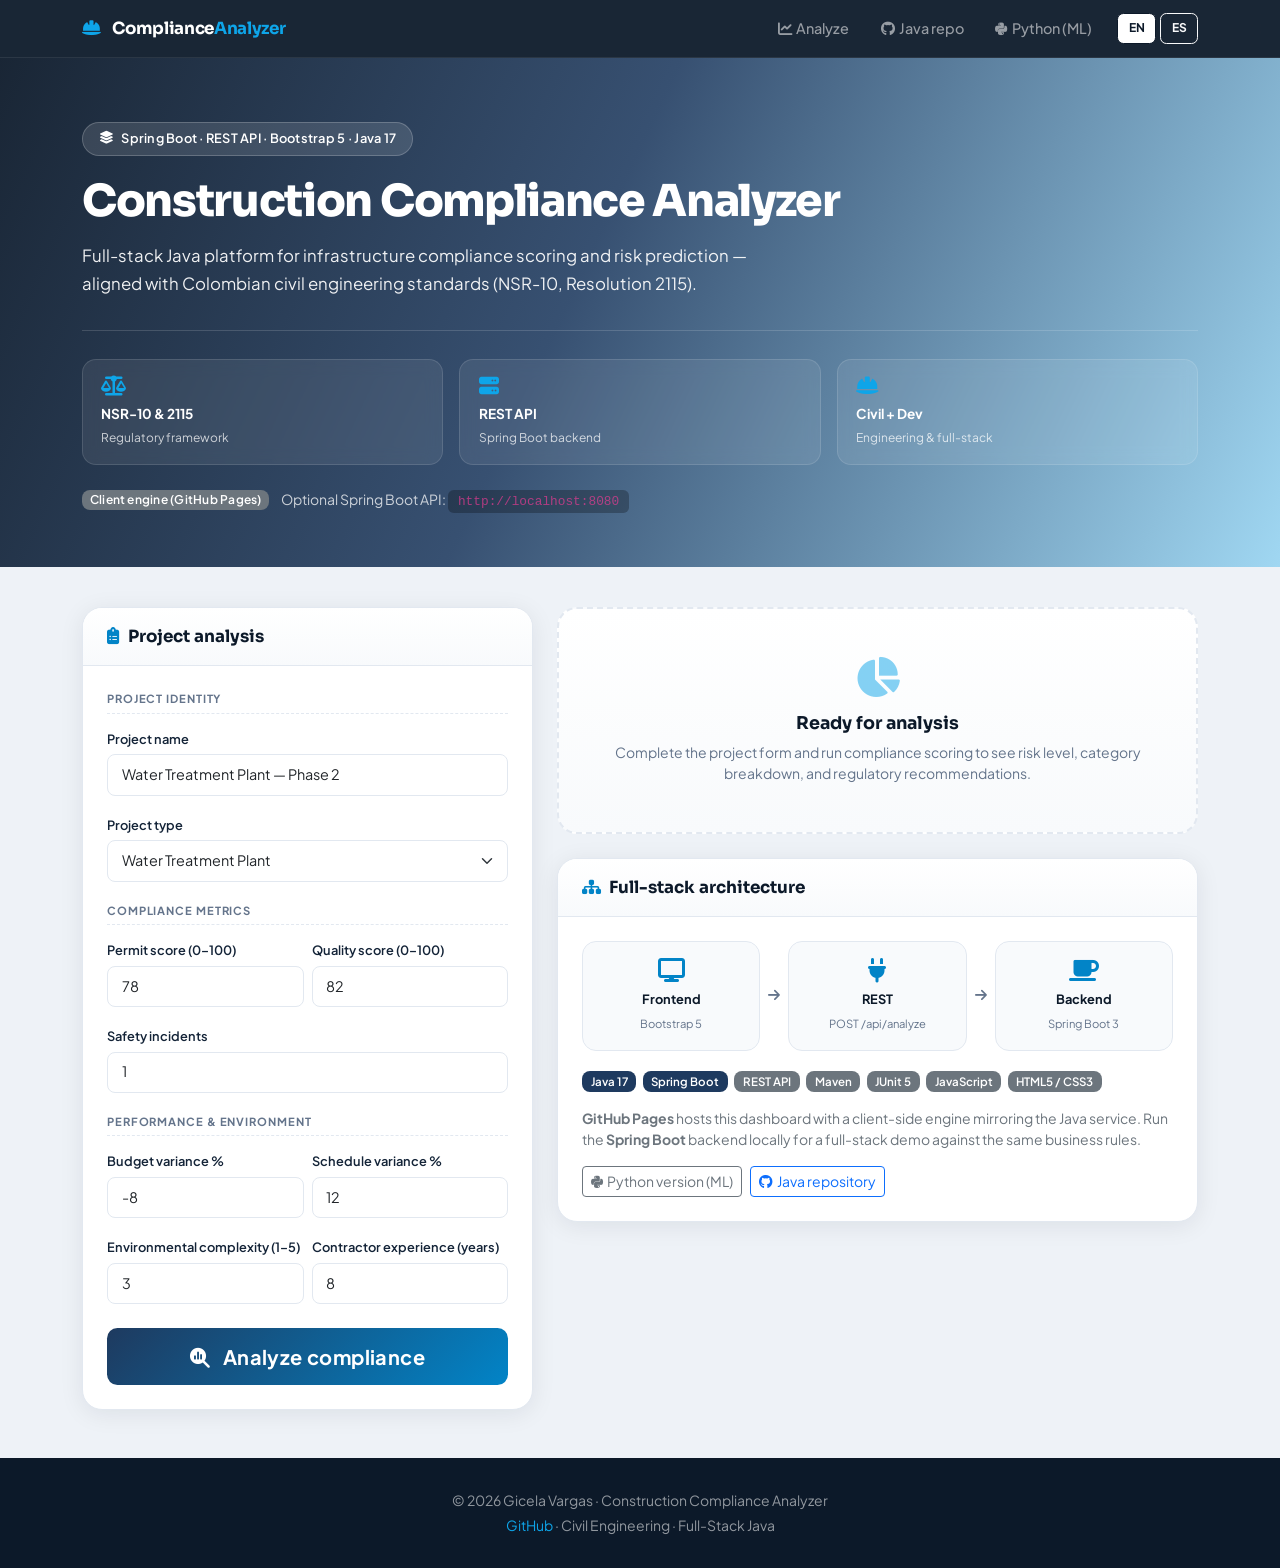
<file: index.html>
<!DOCTYPE html>
<html lang="en">
<head>
  <meta charset="UTF-8">
  <meta name="viewport" content="width=device-width, initial-scale=1.0">
  <meta name="description" content="Full-Stack Java — Construction compliance risk analyzer. Spring Boot REST API + professional dashboard. NSR-10, Resolution 2115.">
  <title>Construction Compliance Analyzer | Full-Stack Java</title>
  <link rel="preconnect" href="https://fonts.googleapis.com">
  <link rel="preconnect" href="https://fonts.gstatic.com" crossorigin>
  <link href="https://fonts.googleapis.com/css2?family=Plus+Jakarta+Sans:wght@400;500;600;700;800&family=Sora:wght@600;700;800&display=swap" rel="stylesheet">
  <link href="https://cdn.jsdelivr.net/npm/bootstrap@5.3.3/dist/css/bootstrap.min.css" rel="stylesheet">
  <link href="https://cdnjs.cloudflare.com/ajax/libs/font-awesome/6.5.0/css/all.min.css" rel="stylesheet">
  <link href="css/styles.css" rel="stylesheet">
</head>
<body class="compliance-app d-flex flex-column min-vh-100">

  <a href="#main" class="skip-link">Skip to main content</a>

  <nav class="navbar navbar-expand-lg navbar-dark site-nav sticky-top" aria-label="Main navigation">
    <div class="container">
      <a class="navbar-brand" href="#">
        <i class="fa-solid fa-helmet-safety me-2 brand-accent" aria-hidden="true"></i>
        Compliance<span class="brand-accent">Analyzer</span>
      </a>
      <button class="navbar-toggler" type="button" data-bs-toggle="collapse" data-bs-target="#mainNav"
        aria-controls="mainNav" aria-expanded="false" aria-label="Toggle navigation">
        <span class="navbar-toggler-icon"></span>
      </button>
      <div class="collapse navbar-collapse" id="mainNav">
        <ul class="navbar-nav ms-auto align-items-lg-center gap-lg-1">
          <li class="nav-item">
            <a class="nav-link" href="#analysis-form"><i class="fa-solid fa-chart-line me-1" aria-hidden="true"></i>Analyze</a>
          </li>
          <li class="nav-item">
            <a class="nav-link" href="https://github.com/EnithV/construction-compliance-java" target="_blank" rel="noopener noreferrer">
              <i class="fab fa-github me-1" aria-hidden="true"></i>Java repo
            </a>
          </li>
          <li class="nav-item">
            <a class="nav-link" href="https://github.com/EnithV/construction-compliance-analyzer" target="_blank" rel="noopener noreferrer">
              <i class="fab fa-python me-1" aria-hidden="true"></i>Python (ML)
            </a>
          </li>
          <li class="nav-item ms-lg-2 d-flex gap-1">
            <a href="index.html" class="btn btn-sm lang-pill active" aria-current="page">EN</a>
            <a href="index-es.html" class="btn btn-sm btn-outline-light lang-pill">ES</a>
          </li>
        </ul>
      </div>
    </div>
  </nav>

  <header class="hero-section">
    <div class="container">
      <span class="hero-eyebrow">
        <i class="fa-solid fa-layer-group" aria-hidden="true"></i>
        Spring Boot · REST API · Bootstrap 5 · Java 17
      </span>
      <h1 class="hero-title">Construction Compliance Analyzer</h1>
      <p class="hero-lead mb-0">
        Full-stack Java platform for infrastructure compliance scoring and risk prediction —
        aligned with Colombian civil engineering standards (NSR-10, Resolution 2115).
      </p>
      <div class="hero-stats">
        <div class="hero-stat">
          <i class="fa-solid fa-scale-balanced d-block" aria-hidden="true"></i>
          <strong>NSR-10 &amp; 2115</strong>
          <span>Regulatory framework</span>
        </div>
        <div class="hero-stat">
          <i class="fa-solid fa-server d-block" aria-hidden="true"></i>
          <strong>REST API</strong>
          <span>Spring Boot backend</span>
        </div>
        <div class="hero-stat">
          <i class="fa-solid fa-hard-hat d-block" aria-hidden="true"></i>
          <strong>Civil + Dev</strong>
          <span>Engineering &amp; full-stack</span>
        </div>
      </div>
      <div class="hero-api-row">
        <span id="api-mode-badge" class="badge text-bg-secondary">Client engine (GitHub Pages)</span>
        <span class="small opacity-75">
          Optional Spring Boot API:
          <code>http://localhost:8080</code>
        </span>
      </div>
    </div>
  </header>

  <main id="main" class="main-dashboard flex-grow-1">
    <div class="container">
      <div class="row g-4">
        <div class="col-lg-5">
          <div class="card compliance-card">
            <div class="card-header">
              <h2 class="h5"><i class="fa-solid fa-clipboard-list header-icon me-2" aria-hidden="true"></i>Project analysis</h2>
            </div>
            <div class="card-body">
              <form id="analysis-form">
                <p class="form-section-label">Project identity</p>
                <div class="mb-3">
                  <label class="form-label" for="projectName">Project name</label>
                  <input type="text" class="form-control" id="projectName" value="Water Treatment Plant — Phase 2" required>
                </div>
                <div class="mb-3">
                  <label class="form-label" for="projectType">Project type</label>
                  <select class="form-select" id="projectType">
                    <option>Residential Building</option>
                    <option selected>Water Treatment Plant</option>
                    <option>Bridge Construction</option>
                    <option>Commercial Complex</option>
                    <option>Infrastructure — Roads</option>
                  </select>
                </div>

                <p class="form-section-label">Compliance metrics</p>
                <div class="row g-2 mb-3">
                  <div class="col-6">
                    <label class="form-label" for="permitScore">Permit score (0–100)</label>
                    <input type="number" class="form-control" id="permitScore" value="78" min="0" max="100">
                  </div>
                  <div class="col-6">
                    <label class="form-label" for="qualityScore">Quality score (0–100)</label>
                    <input type="number" class="form-control" id="qualityScore" value="82" min="0" max="100">
                  </div>
                </div>
                <div class="mb-3">
                  <label class="form-label" for="safetyIncidents">Safety incidents</label>
                  <input type="number" class="form-control" id="safetyIncidents" value="1" min="0" max="20">
                </div>

                <p class="form-section-label">Performance &amp; environment</p>
                <div class="row g-2 mb-3">
                  <div class="col-6">
                    <label class="form-label" for="budgetVariance">Budget variance %</label>
                    <input type="number" class="form-control" id="budgetVariance" value="-8" min="-50" max="50">
                  </div>
                  <div class="col-6">
                    <label class="form-label" for="scheduleVariance">Schedule variance %</label>
                    <input type="number" class="form-control" id="scheduleVariance" value="12" min="-50" max="50">
                  </div>
                </div>
                <div class="row g-2 mb-4">
                  <div class="col-6">
                    <label class="form-label" for="environmentalComplexity">Environmental complexity (1–5)</label>
                    <input type="number" class="form-control" id="environmentalComplexity" value="3" min="1" max="5">
                  </div>
                  <div class="col-6">
                    <label class="form-label" for="contractorExperience">Contractor experience (years)</label>
                    <input type="number" class="form-control" id="contractorExperience" value="8" min="0" max="40">
                  </div>
                </div>
                <button type="submit" class="btn btn-primary btn-analyze w-100 btn-lg" id="analyze-btn">
                  <i class="fa-solid fa-magnifying-glass-chart me-2" aria-hidden="true"></i>
                  <span class="btn-label">Analyze compliance</span>
                </button>
              </form>
            </div>
          </div>
        </div>

        <div class="col-lg-7">
          <div id="results-placeholder" class="results-placeholder mb-4">
            <i class="fa-solid fa-chart-pie d-block" aria-hidden="true"></i>
            <h3>Ready for analysis</h3>
            <p class="mb-0 small">Complete the project form and run compliance scoring to see risk level, category breakdown, and regulatory recommendations.</p>
          </div>

          <div id="results-panel" class="card compliance-card d-none mb-4">
            <div class="card-header results-header">
              <div>
                <h2 class="h5 mb-1" id="result-title">Results</h2>
                <span id="project-type-display" class="project-type-badge"></span>
              </div>
              <span id="risk-badge" class="badge bg-success">Low Risk</span>
            </div>
            <div class="card-body">
              <div class="score-ring-wrap">
                <div class="score-ring" id="score-ring" style="--score: 0">
                  <span class="score-ring-value" id="score-value">0<small>%</small></span>
                </div>
                <div class="score-meta">
                  <p class="text-muted small mb-1">Overall compliance score</p>
                  <p class="mb-0 fw-semibold text-secondary" id="score-summary">Awaiting analysis</p>
                </div>
              </div>

              <h3 class="results-section-title"><i class="fa-solid fa-chart-bar" aria-hidden="true"></i>Category scores</h3>
              <div class="category-grid" id="category-scores"></div>

              <h3 class="results-section-title"><i class="fa-solid fa-lightbulb" aria-hidden="true"></i>Recommendations</h3>
              <ul class="recommendations-list" id="recommendations"></ul>

              <h3 class="results-section-title"><i class="fa-solid fa-book-open" aria-hidden="true"></i>Regulations applied</h3>
              <div class="regulation-chips" id="regulations"></div>
            </div>
          </div>

          <div class="card compliance-card" id="architecture-card">
            <div class="card-header">
              <h2 class="h5 mb-0"><i class="fa-solid fa-sitemap header-icon me-2" aria-hidden="true"></i>Full-stack architecture</h2>
            </div>
            <div class="card-body">
              <div class="arch-flow" aria-hidden="true">
                <div class="arch-layer">
                  <i class="fa-solid fa-display d-block" aria-hidden="true"></i>
                  <strong>Frontend</strong>
                  <span>Bootstrap 5</span>
                </div>
                <span class="arch-arrow"><i class="fa-solid fa-arrow-right" aria-hidden="true"></i></span>
                <div class="arch-layer">
                  <i class="fa-solid fa-plug d-block" aria-hidden="true"></i>
                  <strong>REST</strong>
                  <span>POST /api/analyze</span>
                </div>
                <span class="arch-arrow"><i class="fa-solid fa-arrow-right" aria-hidden="true"></i></span>
                <div class="arch-layer">
                  <i class="fa-solid fa-coffee d-block" aria-hidden="true"></i>
                  <strong>Backend</strong>
                  <span>Spring Boot 3</span>
                </div>
              </div>
              <div class="tech-stack mb-3">
                <span class="badge text-bg-primary badge-featured">Java 17</span>
                <span class="badge text-bg-primary badge-featured">Spring Boot</span>
                <span class="badge text-bg-secondary">REST API</span>
                <span class="badge text-bg-secondary">Maven</span>
                <span class="badge text-bg-secondary">JUnit 5</span>
                <span class="badge text-bg-secondary">JavaScript</span>
                <span class="badge text-bg-secondary">HTML5 / CSS3</span>
              </div>
              <p class="text-secondary small mb-3">
                <strong>GitHub Pages</strong> hosts this dashboard with a client-side engine mirroring the Java service.
                Run the <strong>Spring Boot</strong> backend locally for a full-stack demo against the same business rules.
              </p>
              <div class="d-flex flex-wrap gap-2">
                <a href="https://github.com/EnithV/construction-compliance-analyzer" class="btn btn-outline-secondary btn-sm" target="_blank" rel="noopener noreferrer">
                  <i class="fab fa-python me-1" aria-hidden="true"></i>Python version (ML)
                </a>
                <a href="https://github.com/EnithV/construction-compliance-java" class="btn btn-outline-primary btn-sm" target="_blank" rel="noopener noreferrer">
                  <i class="fab fa-github me-1" aria-hidden="true"></i>Java repository
                </a>
              </div>
            </div>
          </div>
        </div>
      </div>
    </div>
  </main>

  <footer class="site-footer">
    <div class="container text-center">
      <p class="mb-1 small">&copy; 2026 Gicela Vargas · Construction Compliance Analyzer</p>
      <p class="mb-0 small">
        <a href="https://github.com/EnithV/construction-compliance-java" target="_blank" rel="noopener noreferrer">GitHub</a>
        · Civil Engineering · Full-Stack Java
      </p>
    </div>
  </footer>

  <div class="toast-container position-fixed bottom-0 end-0 p-3" id="toast-host"></div>

  <script src="https://cdn.jsdelivr.net/npm/bootstrap@5.3.3/dist/js/bootstrap.bundle.min.js"></script>
  <script src="js/engine.js"></script>
  <script>
    // Optional: window.COMPLIANCE_API_URL = "http://localhost:8080";
  </script>
  <script src="js/app.js"></script>
</body>
</html>
</file>
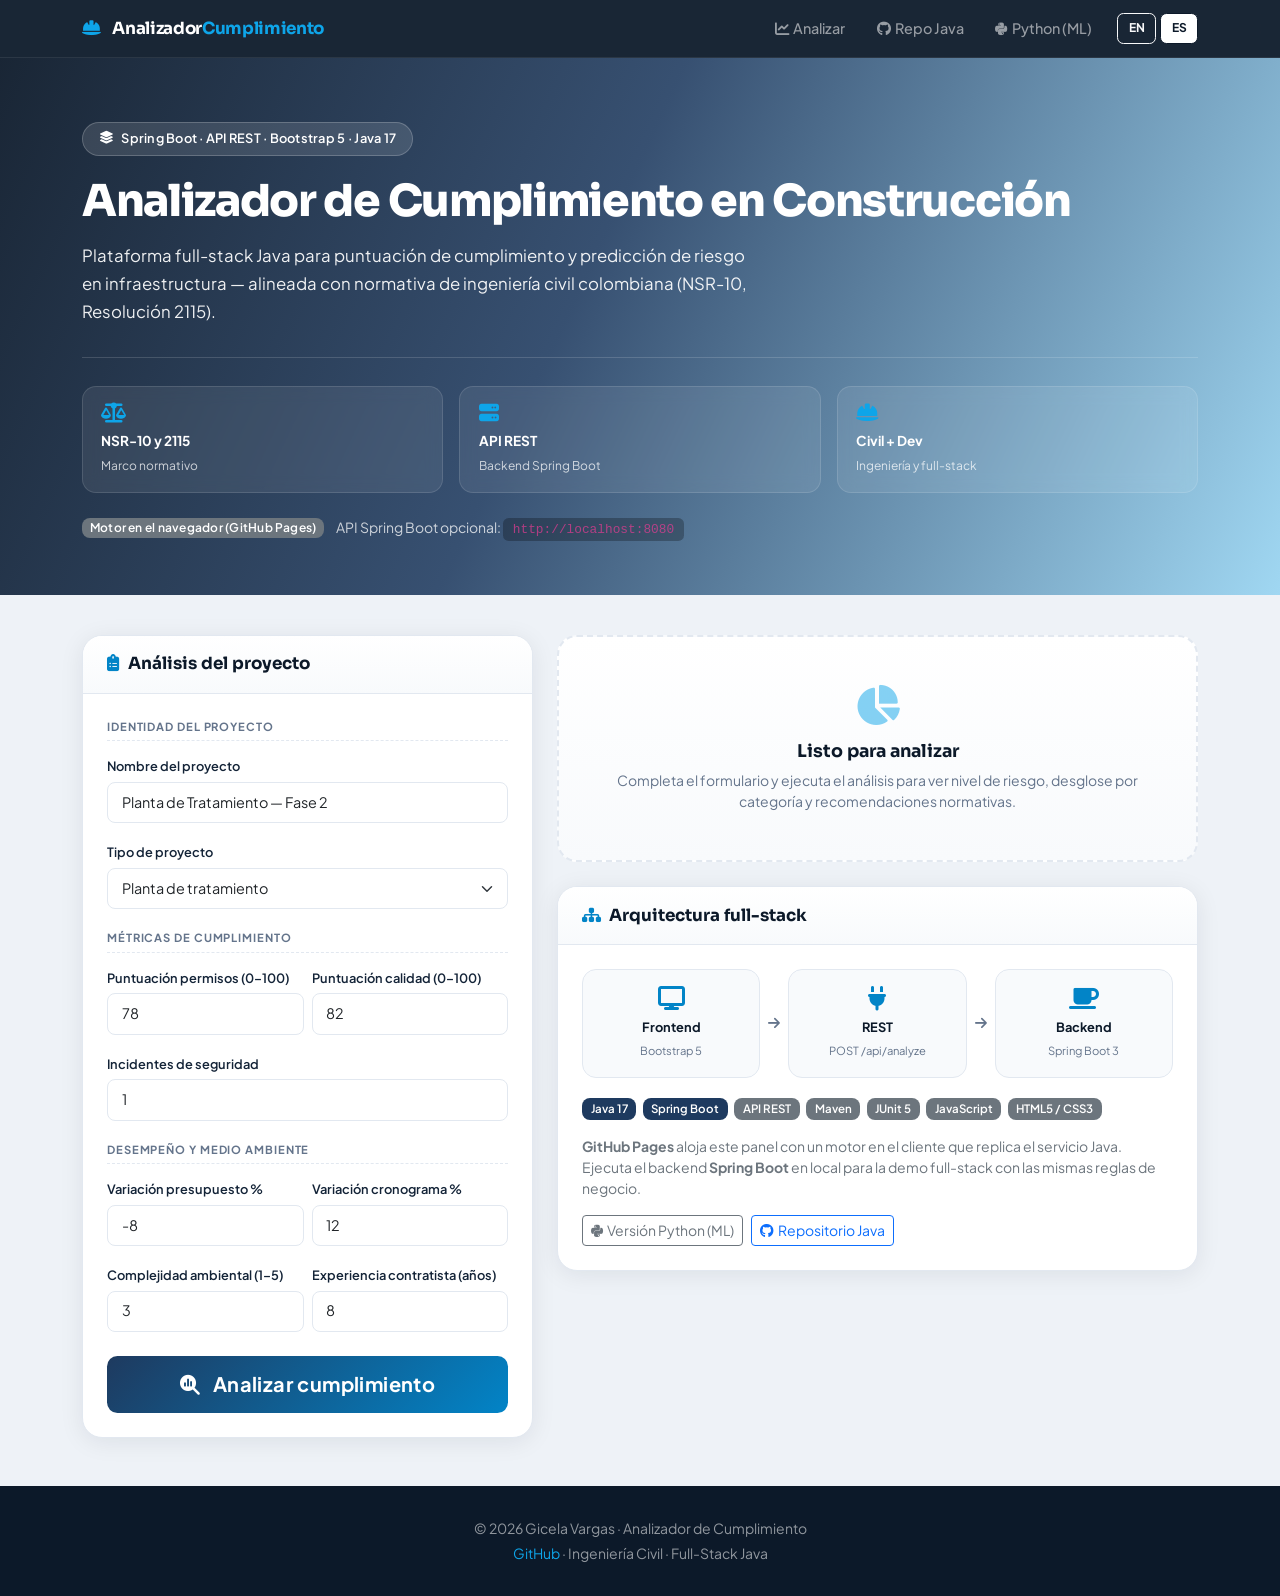
<file: index-es.html>
<!DOCTYPE html>
<html lang="es">
<head>
  <meta charset="UTF-8">
  <meta name="viewport" content="width=device-width, initial-scale=1.0">
  <meta name="description" content="Full-Stack Java — Analizador de cumplimiento en construcción. API REST Spring Boot + panel profesional. NSR-10, Resolución 2115.">
  <title>Analizador de Cumplimiento | Full-Stack Java</title>
  <link rel="preconnect" href="https://fonts.googleapis.com">
  <link rel="preconnect" href="https://fonts.gstatic.com" crossorigin>
  <link href="https://fonts.googleapis.com/css2?family=Plus+Jakarta+Sans:wght@400;500;600;700;800&family=Sora:wght@600;700;800&display=swap" rel="stylesheet">
  <link href="https://cdn.jsdelivr.net/npm/bootstrap@5.3.3/dist/css/bootstrap.min.css" rel="stylesheet">
  <link href="https://cdnjs.cloudflare.com/ajax/libs/font-awesome/6.5.0/css/all.min.css" rel="stylesheet">
  <link href="css/styles.css" rel="stylesheet">
</head>
<body class="compliance-app d-flex flex-column min-vh-100">

  <a href="#main" class="skip-link">Saltar al contenido principal</a>

  <nav class="navbar navbar-expand-lg navbar-dark site-nav sticky-top" aria-label="Navegación principal">
    <div class="container">
      <a class="navbar-brand" href="#">
        <i class="fa-solid fa-helmet-safety me-2 brand-accent" aria-hidden="true"></i>
        Analizador<span class="brand-accent">Cumplimiento</span>
      </a>
      <button class="navbar-toggler" type="button" data-bs-toggle="collapse" data-bs-target="#mainNav"
        aria-controls="mainNav" aria-expanded="false" aria-label="Abrir menú">
        <span class="navbar-toggler-icon"></span>
      </button>
      <div class="collapse navbar-collapse" id="mainNav">
        <ul class="navbar-nav ms-auto align-items-lg-center gap-lg-1">
          <li class="nav-item">
            <a class="nav-link" href="#analysis-form"><i class="fa-solid fa-chart-line me-1" aria-hidden="true"></i>Analizar</a>
          </li>
          <li class="nav-item">
            <a class="nav-link" href="https://github.com/EnithV/construction-compliance-java" target="_blank" rel="noopener noreferrer">
              <i class="fab fa-github me-1" aria-hidden="true"></i>Repo Java
            </a>
          </li>
          <li class="nav-item">
            <a class="nav-link" href="https://github.com/EnithV/construction-compliance-analyzer" target="_blank" rel="noopener noreferrer">
              <i class="fab fa-python me-1" aria-hidden="true"></i>Python (ML)
            </a>
          </li>
          <li class="nav-item ms-lg-2 d-flex gap-1">
            <a href="index.html" class="btn btn-sm btn-outline-light lang-pill">EN</a>
            <a href="index-es.html" class="btn btn-sm lang-pill active" aria-current="page">ES</a>
          </li>
        </ul>
      </div>
    </div>
  </nav>

  <header class="hero-section">
    <div class="container">
      <span class="hero-eyebrow">
        <i class="fa-solid fa-layer-group" aria-hidden="true"></i>
        Spring Boot · API REST · Bootstrap 5 · Java 17
      </span>
      <h1 class="hero-title">Analizador de Cumplimiento en Construcción</h1>
      <p class="hero-lead mb-0">
        Plataforma full-stack Java para puntuación de cumplimiento y predicción de riesgo en infraestructura —
        alineada con normativa de ingeniería civil colombiana (NSR-10, Resolución 2115).
      </p>
      <div class="hero-stats">
        <div class="hero-stat">
          <i class="fa-solid fa-scale-balanced d-block" aria-hidden="true"></i>
          <strong>NSR-10 y 2115</strong>
          <span>Marco normativo</span>
        </div>
        <div class="hero-stat">
          <i class="fa-solid fa-server d-block" aria-hidden="true"></i>
          <strong>API REST</strong>
          <span>Backend Spring Boot</span>
        </div>
        <div class="hero-stat">
          <i class="fa-solid fa-hard-hat d-block" aria-hidden="true"></i>
          <strong>Civil + Dev</strong>
          <span>Ingeniería y full-stack</span>
        </div>
      </div>
      <div class="hero-api-row">
        <span id="api-mode-badge" class="badge text-bg-secondary">Motor en el navegador (GitHub Pages)</span>
        <span class="small opacity-75">
          API Spring Boot opcional:
          <code>http://localhost:8080</code>
        </span>
      </div>
    </div>
  </header>

  <main id="main" class="main-dashboard flex-grow-1">
    <div class="container">
      <div class="row g-4">
        <div class="col-lg-5">
          <div class="card compliance-card">
            <div class="card-header">
              <h2 class="h5"><i class="fa-solid fa-clipboard-list header-icon me-2" aria-hidden="true"></i>Análisis del proyecto</h2>
            </div>
            <div class="card-body">
              <form id="analysis-form">
                <p class="form-section-label">Identidad del proyecto</p>
                <div class="mb-3">
                  <label class="form-label" for="projectName">Nombre del proyecto</label>
                  <input type="text" class="form-control" id="projectName" value="Planta de Tratamiento — Fase 2" required>
                </div>
                <div class="mb-3">
                  <label class="form-label" for="projectType">Tipo de proyecto</label>
                  <select class="form-select" id="projectType">
                    <option>Edificio residencial</option>
                    <option selected>Planta de tratamiento</option>
                    <option>Puente</option>
                    <option>Complejo comercial</option>
                    <option>Infraestructura vial</option>
                  </select>
                </div>

                <p class="form-section-label">Métricas de cumplimiento</p>
                <div class="row g-2 mb-3">
                  <div class="col-6">
                    <label class="form-label" for="permitScore">Puntuación permisos (0–100)</label>
                    <input type="number" class="form-control" id="permitScore" value="78" min="0" max="100">
                  </div>
                  <div class="col-6">
                    <label class="form-label" for="qualityScore">Puntuación calidad (0–100)</label>
                    <input type="number" class="form-control" id="qualityScore" value="82" min="0" max="100">
                  </div>
                </div>
                <div class="mb-3">
                  <label class="form-label" for="safetyIncidents">Incidentes de seguridad</label>
                  <input type="number" class="form-control" id="safetyIncidents" value="1" min="0" max="20">
                </div>

                <p class="form-section-label">Desempeño y medio ambiente</p>
                <div class="row g-2 mb-3">
                  <div class="col-6">
                    <label class="form-label" for="budgetVariance">Variación presupuesto %</label>
                    <input type="number" class="form-control" id="budgetVariance" value="-8" min="-50" max="50">
                  </div>
                  <div class="col-6">
                    <label class="form-label" for="scheduleVariance">Variación cronograma %</label>
                    <input type="number" class="form-control" id="scheduleVariance" value="12" min="-50" max="50">
                  </div>
                </div>
                <div class="row g-2 mb-4">
                  <div class="col-6">
                    <label class="form-label" for="environmentalComplexity">Complejidad ambiental (1–5)</label>
                    <input type="number" class="form-control" id="environmentalComplexity" value="3" min="1" max="5">
                  </div>
                  <div class="col-6">
                    <label class="form-label" for="contractorExperience">Experiencia contratista (años)</label>
                    <input type="number" class="form-control" id="contractorExperience" value="8" min="0" max="40">
                  </div>
                </div>
                <button type="submit" class="btn btn-primary btn-analyze w-100 btn-lg" id="analyze-btn">
                  <i class="fa-solid fa-magnifying-glass-chart me-2" aria-hidden="true"></i>
                  <span class="btn-label">Analizar cumplimiento</span>
                </button>
              </form>
            </div>
          </div>
        </div>

        <div class="col-lg-7">
          <div id="results-placeholder" class="results-placeholder mb-4">
            <i class="fa-solid fa-chart-pie d-block" aria-hidden="true"></i>
            <h3>Listo para analizar</h3>
            <p class="mb-0 small">Completa el formulario y ejecuta el análisis para ver nivel de riesgo, desglose por categoría y recomendaciones normativas.</p>
          </div>

          <div id="results-panel" class="card compliance-card d-none mb-4">
            <div class="card-header results-header">
              <div>
                <h2 class="h5 mb-1" id="result-title">Resultados</h2>
                <span id="project-type-display" class="project-type-badge"></span>
              </div>
              <span id="risk-badge" class="badge bg-success">Riesgo bajo</span>
            </div>
            <div class="card-body">
              <div class="score-ring-wrap">
                <div class="score-ring" id="score-ring" style="--score: 0">
                  <span class="score-ring-value" id="score-value">0<small>%</small></span>
                </div>
                <div class="score-meta">
                  <p class="text-muted small mb-1">Puntuación global de cumplimiento</p>
                  <p class="mb-0 fw-semibold text-secondary" id="score-summary">En espera del análisis</p>
                </div>
              </div>

              <h3 class="results-section-title"><i class="fa-solid fa-chart-bar" aria-hidden="true"></i>Puntuación por categoría</h3>
              <div class="category-grid" id="category-scores"></div>

              <h3 class="results-section-title"><i class="fa-solid fa-lightbulb" aria-hidden="true"></i>Recomendaciones</h3>
              <ul class="recommendations-list" id="recommendations"></ul>

              <h3 class="results-section-title"><i class="fa-solid fa-book-open" aria-hidden="true"></i>Normativa aplicada</h3>
              <div class="regulation-chips" id="regulations"></div>
            </div>
          </div>

          <div class="card compliance-card" id="architecture-card">
            <div class="card-header">
              <h2 class="h5 mb-0"><i class="fa-solid fa-sitemap header-icon me-2" aria-hidden="true"></i>Arquitectura full-stack</h2>
            </div>
            <div class="card-body">
              <div class="arch-flow" aria-hidden="true">
                <div class="arch-layer">
                  <i class="fa-solid fa-display d-block" aria-hidden="true"></i>
                  <strong>Frontend</strong>
                  <span>Bootstrap 5</span>
                </div>
                <span class="arch-arrow"><i class="fa-solid fa-arrow-right" aria-hidden="true"></i></span>
                <div class="arch-layer">
                  <i class="fa-solid fa-plug d-block" aria-hidden="true"></i>
                  <strong>REST</strong>
                  <span>POST /api/analyze</span>
                </div>
                <span class="arch-arrow"><i class="fa-solid fa-arrow-right" aria-hidden="true"></i></span>
                <div class="arch-layer">
                  <i class="fa-solid fa-coffee d-block" aria-hidden="true"></i>
                  <strong>Backend</strong>
                  <span>Spring Boot 3</span>
                </div>
              </div>
              <div class="tech-stack mb-3">
                <span class="badge text-bg-primary badge-featured">Java 17</span>
                <span class="badge text-bg-primary badge-featured">Spring Boot</span>
                <span class="badge text-bg-secondary">API REST</span>
                <span class="badge text-bg-secondary">Maven</span>
                <span class="badge text-bg-secondary">JUnit 5</span>
                <span class="badge text-bg-secondary">JavaScript</span>
                <span class="badge text-bg-secondary">HTML5 / CSS3</span>
              </div>
              <p class="text-secondary small mb-3">
                <strong>GitHub Pages</strong> aloja este panel con un motor en el cliente que replica el servicio Java.
                Ejecuta el backend <strong>Spring Boot</strong> en local para la demo full-stack con las mismas reglas de negocio.
              </p>
              <div class="d-flex flex-wrap gap-2">
                <a href="https://github.com/EnithV/construction-compliance-analyzer" class="btn btn-outline-secondary btn-sm" target="_blank" rel="noopener noreferrer">
                  <i class="fab fa-python me-1" aria-hidden="true"></i>Versión Python (ML)
                </a>
                <a href="https://github.com/EnithV/construction-compliance-java" class="btn btn-outline-primary btn-sm" target="_blank" rel="noopener noreferrer">
                  <i class="fab fa-github me-1" aria-hidden="true"></i>Repositorio Java
                </a>
              </div>
            </div>
          </div>
        </div>
      </div>
    </div>
  </main>

  <footer class="site-footer">
    <div class="container text-center">
      <p class="mb-1 small">&copy; 2026 Gicela Vargas · Analizador de Cumplimiento</p>
      <p class="mb-0 small">
        <a href="https://github.com/EnithV/construction-compliance-java" target="_blank" rel="noopener noreferrer">GitHub</a>
        · Ingeniería Civil · Full-Stack Java
      </p>
    </div>
  </footer>

  <div class="toast-container position-fixed bottom-0 end-0 p-3" id="toast-host"></div>

  <script src="https://cdn.jsdelivr.net/npm/bootstrap@5.3.3/dist/js/bootstrap.bundle.min.js"></script>
  <script src="js/engine.js"></script>
  <script>
    // Opcional: window.COMPLIANCE_API_URL = "http://localhost:8080";
  </script>
  <script src="js/app.js"></script>
</body>
</html>
</file>
<file: css/styles.css>
/* Construction Compliance — civil engineering + full-stack dashboard theme */
:root {
  --cc-navy: #0c1929;
  --cc-navy-soft: #132337;
  --cc-steel: #1e3a5f;
  --cc-accent: #0ea5e9;
  --cc-accent-deep: #0284c7;
  --cc-amber: #f59e0b;
  --cc-success: #10b981;
  --cc-danger: #ef4444;
  --cc-warning: #f59e0b;
  --cc-surface: #eef2f7;
  --cc-card: #ffffff;
  --cc-border: #e2e8f0;
  --cc-muted: #64748b;
  --cc-radius: 0.875rem;
  --cc-radius-lg: 1.25rem;
  --cc-shadow: 0 4px 24px rgba(12, 25, 41, 0.08);
  --cc-shadow-lg: 0 16px 48px rgba(12, 25, 41, 0.12);
  --cc-font: "Plus Jakarta Sans", system-ui, sans-serif;
  --cc-font-display: "Sora", var(--cc-font);
  --bs-primary: var(--cc-steel);
  --bs-primary-rgb: 30, 58, 95;
  --bs-body-font-family: var(--cc-font);
  --bs-border-radius: 0.5rem;
  --bs-border-radius-lg: var(--cc-radius);
}

html {
  scroll-behavior: smooth;
}

@media (prefers-reduced-motion: reduce) {
  html {
    scroll-behavior: auto;
  }
  * {
    animation-duration: 0.01ms !important;
    transition-duration: 0.01ms !important;
  }
}

body.compliance-app {
  font-family: var(--cc-font);
  color: #1e293b;
  background: var(--cc-surface);
  min-height: 100vh;
}

.skip-link {
  position: absolute;
  left: -9999px;
  top: 0;
  z-index: 1100;
  padding: 0.75rem 1.25rem;
  background: #fff;
  color: var(--cc-navy);
  font-weight: 600;
}

.skip-link:focus {
  left: 0;
  outline: 3px solid var(--cc-accent);
}

/* Navbar */
.site-nav {
  background: rgba(12, 25, 41, 0.94);
  backdrop-filter: blur(14px);
  border-bottom: 1px solid rgba(255, 255, 255, 0.08);
  padding: 0.65rem 0;
}

.site-nav .navbar-brand {
  font-family: var(--cc-font-display);
  font-weight: 700;
  font-size: 1.05rem;
  letter-spacing: -0.02em;
}

.site-nav .brand-accent {
  color: var(--cc-accent);
}

.site-nav .nav-link {
  font-weight: 500;
  font-size: 0.9rem;
  padding: 0.45rem 0.85rem !important;
  border-radius: 0.5rem;
  transition: background 0.2s, color 0.2s;
}

.site-nav .nav-link:hover {
  background: rgba(255, 255, 255, 0.08);
}

.lang-pill {
  font-size: 0.75rem;
  font-weight: 700;
  padding: 0.35rem 0.65rem !important;
  border-radius: 0.4rem !important;
}

.lang-pill.active {
  background: #fff !important;
  color: var(--cc-navy) !important;
}

/* Hero */
.hero-section {
  position: relative;
  color: #fff;
  padding: 4rem 0 3.5rem;
  overflow: hidden;
}

.hero-section::before {
  content: "";
  position: absolute;
  inset: 0;
  background: url("https://images.pexels.com/photos/159306/construction-site-build-construction-work-159306.jpeg?auto=compress&cs=tinysrgb&w=1600")
    center / cover no-repeat;
  z-index: 0;
}

.hero-section::after {
  content: "";
  position: absolute;
  inset: 0;
  background: linear-gradient(
    115deg,
    rgba(12, 25, 41, 0.94) 0%,
    rgba(30, 58, 95, 0.88) 45%,
    rgba(14, 165, 233, 0.35) 100%
  );
  z-index: 1;
}

.hero-section .container {
  position: relative;
  z-index: 2;
}

.hero-eyebrow {
  display: inline-flex;
  align-items: center;
  gap: 0.5rem;
  background: rgba(255, 255, 255, 0.12);
  border: 1px solid rgba(255, 255, 255, 0.2);
  border-radius: 2rem;
  padding: 0.4rem 1rem;
  font-size: 0.8rem;
  font-weight: 600;
  letter-spacing: 0.02em;
  margin-bottom: 1.25rem;
}

.hero-title {
  font-family: var(--cc-font-display);
  font-weight: 800;
  font-size: clamp(1.75rem, 4vw, 2.75rem);
  line-height: 1.15;
  letter-spacing: -0.03em;
  margin-bottom: 1rem;
}

.hero-lead {
  font-size: 1.05rem;
  opacity: 0.92;
  max-width: 42rem;
  line-height: 1.65;
}

.hero-stats {
  display: grid;
  grid-template-columns: repeat(auto-fit, minmax(140px, 1fr));
  gap: 1rem;
  margin-top: 2rem;
  padding-top: 1.75rem;
  border-top: 1px solid rgba(255, 255, 255, 0.15);
}

.hero-stat {
  background: rgba(255, 255, 255, 0.08);
  border: 1px solid rgba(255, 255, 255, 0.12);
  border-radius: var(--cc-radius);
  padding: 1rem 1.15rem;
  backdrop-filter: blur(8px);
}

.hero-stat i {
  color: var(--cc-accent);
  font-size: 1.25rem;
  margin-bottom: 0.5rem;
}

.hero-stat strong {
  display: block;
  font-size: 0.85rem;
  font-weight: 700;
}

.hero-stat span {
  font-size: 0.75rem;
  opacity: 0.75;
}

.hero-api-row {
  margin-top: 1.5rem;
  display: flex;
  flex-wrap: wrap;
  align-items: center;
  gap: 0.75rem;
}

.hero-api-row code {
  font-size: 0.8rem;
  background: rgba(0, 0, 0, 0.35);
  padding: 0.25rem 0.6rem;
  border-radius: 0.35rem;
}

#api-mode-badge {
  font-weight: 600;
  letter-spacing: 0.02em;
}

/* Main layout */
.main-dashboard {
  padding: 2.5rem 0 3rem;
}

/* Cards */
.compliance-card {
  border: 1px solid var(--cc-border);
  border-radius: var(--cc-radius-lg);
  background: var(--cc-card);
  box-shadow: var(--cc-shadow);
  overflow: hidden;
  transition: box-shadow 0.3s ease, transform 0.3s ease;
}

.compliance-card:hover {
  box-shadow: var(--cc-shadow-lg);
}

.compliance-card .card-header {
  background: linear-gradient(180deg, #fff 0%, #f8fafc 100%);
  border-bottom: 1px solid var(--cc-border);
  padding: 1.15rem 1.5rem;
}

.compliance-card .card-header h2 {
  font-family: var(--cc-font-display);
  font-weight: 700;
  font-size: 1.05rem;
  color: var(--cc-navy);
  margin: 0;
}

.compliance-card .card-header i.header-icon {
  color: var(--cc-accent-deep);
}

.compliance-card .card-body {
  padding: 1.5rem;
}

/* Form */
.form-section-label {
  font-size: 0.7rem;
  font-weight: 700;
  text-transform: uppercase;
  letter-spacing: 0.08em;
  color: var(--cc-muted);
  margin: 1.25rem 0 0.75rem;
  padding-bottom: 0.35rem;
  border-bottom: 1px dashed var(--cc-border);
}

.form-section-label:first-child {
  margin-top: 0;
}

.compliance-app .form-label {
  font-size: 0.8rem;
  font-weight: 600;
  color: var(--cc-navy-soft);
  margin-bottom: 0.35rem;
}

.compliance-app .form-control,
.compliance-app .form-select {
  border-color: var(--cc-border);
  border-radius: 0.5rem;
  padding: 0.55rem 0.85rem;
  font-size: 0.9rem;
  transition: border-color 0.2s, box-shadow 0.2s;
}

.compliance-app .form-control:focus,
.compliance-app .form-select:focus {
  border-color: var(--cc-accent);
  box-shadow: 0 0 0 3px rgba(14, 165, 233, 0.2);
}

.btn-analyze {
  background: linear-gradient(135deg, var(--cc-steel) 0%, var(--cc-accent-deep) 100%);
  border: none;
  font-weight: 700;
  letter-spacing: 0.02em;
  padding: 0.85rem 1.25rem;
  border-radius: 0.65rem;
  transition: transform 0.2s, box-shadow 0.2s;
}

.btn-analyze:hover:not(:disabled) {
  transform: translateY(-2px);
  box-shadow: 0 8px 24px rgba(14, 165, 233, 0.35);
  background: linear-gradient(135deg, var(--cc-accent-deep) 0%, var(--cc-accent) 100%);
}

.btn-analyze:disabled {
  opacity: 0.75;
}

/* Placeholder */
.results-placeholder {
  border: 2px dashed var(--cc-border);
  border-radius: var(--cc-radius-lg);
  background: linear-gradient(180deg, #fff 0%, #f8fafc 100%);
  padding: 3rem 2rem;
  text-align: center;
  color: var(--cc-muted);
}

.results-placeholder i {
  font-size: 2.5rem;
  color: var(--cc-accent);
  opacity: 0.5;
  margin-bottom: 1rem;
}

.results-placeholder h3 {
  font-family: var(--cc-font-display);
  font-weight: 700;
  color: var(--cc-navy);
  font-size: 1.1rem;
}

/* Results */
#results-panel.results-visible {
  animation: fadeUp 0.45s ease;
}

@keyframes fadeUp {
  from {
    opacity: 0;
    transform: translateY(12px);
  }
  to {
    opacity: 1;
    transform: translateY(0);
  }
}

.results-header {
  display: flex;
  flex-wrap: wrap;
  justify-content: space-between;
  align-items: flex-start;
  gap: 1rem;
}

.score-ring-wrap {
  display: flex;
  align-items: center;
  gap: 1.75rem;
  flex-wrap: wrap;
  margin-bottom: 1.5rem;
  padding: 1.25rem;
  background: linear-gradient(135deg, #f8fafc 0%, #eef2f7 100%);
  border-radius: var(--cc-radius);
  border: 1px solid var(--cc-border);
}

.score-ring {
  --score: 0;
  width: 120px;
  height: 120px;
  border-radius: 50%;
  background: conic-gradient(
    var(--ring-color, var(--cc-accent)) calc(var(--score) * 1%),
    #e2e8f0 0
  );
  display: flex;
  align-items: center;
  justify-content: center;
  position: relative;
  flex-shrink: 0;
}

.score-ring::before {
  content: "";
  position: absolute;
  inset: 10px;
  background: #fff;
  border-radius: 50%;
}

.score-ring-value {
  position: relative;
  z-index: 1;
  font-family: var(--cc-font-display);
  font-weight: 800;
  font-size: 1.65rem;
  color: var(--cc-navy);
  line-height: 1;
}

.score-ring-value small {
  font-size: 0.75rem;
  font-weight: 600;
  color: var(--cc-muted);
}

.score-meta .project-type-badge {
  font-size: 0.75rem;
  background: var(--cc-navy-soft);
  color: #fff;
  padding: 0.25rem 0.65rem;
  border-radius: 2rem;
  font-weight: 600;
}

#risk-badge {
  font-size: 0.8rem;
  font-weight: 700;
  padding: 0.5rem 1rem;
  border-radius: 2rem;
  letter-spacing: 0.03em;
}

.results-section-title {
  font-family: var(--cc-font-display);
  font-size: 0.8rem;
  font-weight: 700;
  text-transform: uppercase;
  letter-spacing: 0.06em;
  color: var(--cc-steel);
  margin-bottom: 0.85rem;
  display: flex;
  align-items: center;
  gap: 0.5rem;
}

.category-grid {
  display: grid;
  gap: 0.75rem;
  margin-bottom: 1.5rem;
}

.category-item {
  padding: 0.85rem 1rem;
  background: #f8fafc;
  border: 1px solid var(--cc-border);
  border-radius: 0.65rem;
}

.category-item-header {
  display: flex;
  justify-content: space-between;
  align-items: center;
  margin-bottom: 0.5rem;
  font-size: 0.85rem;
  font-weight: 600;
}

.category-item-header i {
  color: var(--cc-accent-deep);
  margin-right: 0.35rem;
}

.category-item .progress {
  height: 6px;
  border-radius: 3px;
  background: #e2e8f0;
}

.recommendations-list {
  list-style: none;
  padding: 0;
  margin: 0 0 1.5rem;
}

.recommendations-list li {
  display: flex;
  gap: 0.75rem;
  align-items: flex-start;
  padding: 0.75rem 1rem;
  background: #fff;
  border: 1px solid var(--cc-border);
  border-radius: 0.65rem;
  font-size: 0.875rem;
  line-height: 1.5;
}

.recommendations-list li + li {
  margin-top: 0.5rem;
}

.recommendations-list li i {
  color: var(--cc-amber);
  margin-top: 0.15rem;
  flex-shrink: 0;
}

.regulation-chips {
  display: flex;
  flex-wrap: wrap;
  gap: 0.5rem;
}

.regulation-chip {
  font-size: 0.72rem;
  font-weight: 600;
  padding: 0.4rem 0.75rem;
  background: rgba(30, 58, 95, 0.08);
  color: var(--cc-steel);
  border: 1px solid rgba(30, 58, 95, 0.15);
  border-radius: 2rem;
}

/* Architecture */
.arch-flow {
  display: flex;
  flex-wrap: wrap;
  align-items: stretch;
  gap: 0.5rem;
  margin-bottom: 1.25rem;
}

.arch-layer {
  flex: 1 1 120px;
  text-align: center;
  padding: 1rem 0.75rem;
  border-radius: var(--cc-radius);
  border: 1px solid var(--cc-border);
  background: #f8fafc;
}

.arch-layer i {
  font-size: 1.5rem;
  color: var(--cc-accent-deep);
  margin-bottom: 0.5rem;
}

.arch-layer strong {
  display: block;
  font-size: 0.8rem;
  color: var(--cc-navy);
}

.arch-layer span {
  font-size: 0.7rem;
  color: var(--cc-muted);
}

.arch-arrow {
  display: flex;
  align-items: center;
  color: var(--cc-muted);
  font-size: 0.85rem;
}

.tech-stack {
  display: flex;
  flex-wrap: wrap;
  gap: 0.4rem;
}

.tech-stack .badge {
  font-weight: 600;
  font-size: 0.72rem;
  padding: 0.45em 0.75em;
}

.tech-stack .badge-featured {
  background: var(--cc-steel) !important;
}

.site-footer {
  background: var(--cc-navy);
  color: rgba(255, 255, 255, 0.55);
  padding: 2rem 0;
  margin-top: auto;
}

.site-footer a {
  color: var(--cc-accent);
  text-decoration: none;
}

.site-footer a:hover {
  color: #fff;
}

@media (max-width: 991.98px) {
  .arch-arrow {
    display: none;
  }
  .arch-flow {
    flex-direction: column;
  }
}
</file>
